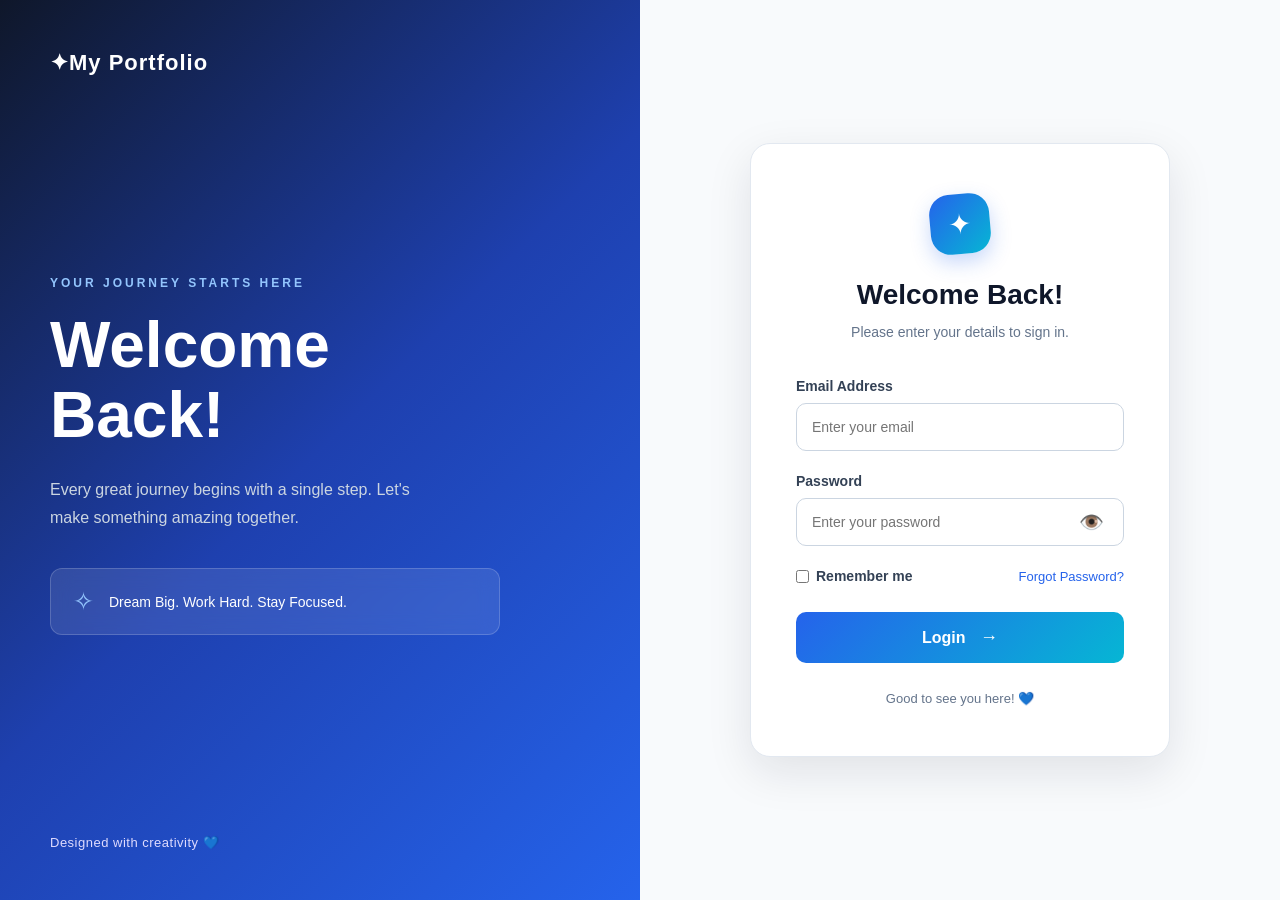
<file: index.html>
<!DOCTYPE html>
<html lang="en">
    <head>
        <meta charset="UTF-8">
        <meta name="viewport" content="width=device-width, initial-scale=1.0">
        <title>Premium Login</title>
        <link rel="stylesheet" href="style.css">
    </head>
    <body>
        <main class="main-container">
            <section class="left-panel">
                <div class="brand">✦My Portfolio</div>
                <div class="hero-content">
                    <p class="tagline">YOUR JOURNEY STARTS HERE</p>
                    <h1>Welcome<br>Back!</h1>
                    <p class="description">
                        Every great journey begins with a single step.
                        Let's make something amazing together.
                    </p>
                    <div class="quote-card">
                        <span>✧</span>
                        <p>Dream Big. Work Hard. Stay Focused.</p>
                    </div>
                </div>
                <div class="left-footer">Designed with creativity 💙</div>
            </section>
            <section class="right-panel">
                <div class="login-card">
                    <div class="profile-icon">✦</div>
                    <h2>Welcome Back!</h2>
                    <p class="login-subtitle">Please enter your details to sign in.</p>
                    <form id="loginForm">
                        <label for="email">Email Address</label>
                        <input type="email" id="email"
                        placeholder="Enter your email" required>
                        <label for="password">Password</label>
                        <div class="password-field">
                            <input type="password" id="password" 
                            placeholder="Enter your password" required>
                            
                            <button type="button" id="togglePassword">
                                👁️
                            </button>
                            </div>
                        <div class="form-options">
                            <label class="remember">
                                <input type="checkbox" id="rememberMe">
                                Remember me
                            </label>
                            <a href="#" id="forgotPassword">Forgot Password?</a>
                        </div>
                        <button type="submit" class="login-btn">
                            Login <span>→</span>
                        </button>
                    </form>
                    <p class="bottom-text">Good to see you here! 💙</p>
                </div>
            </section>
        </main>
        <script src="script.js"></script>
    </body>
</html>
</file>
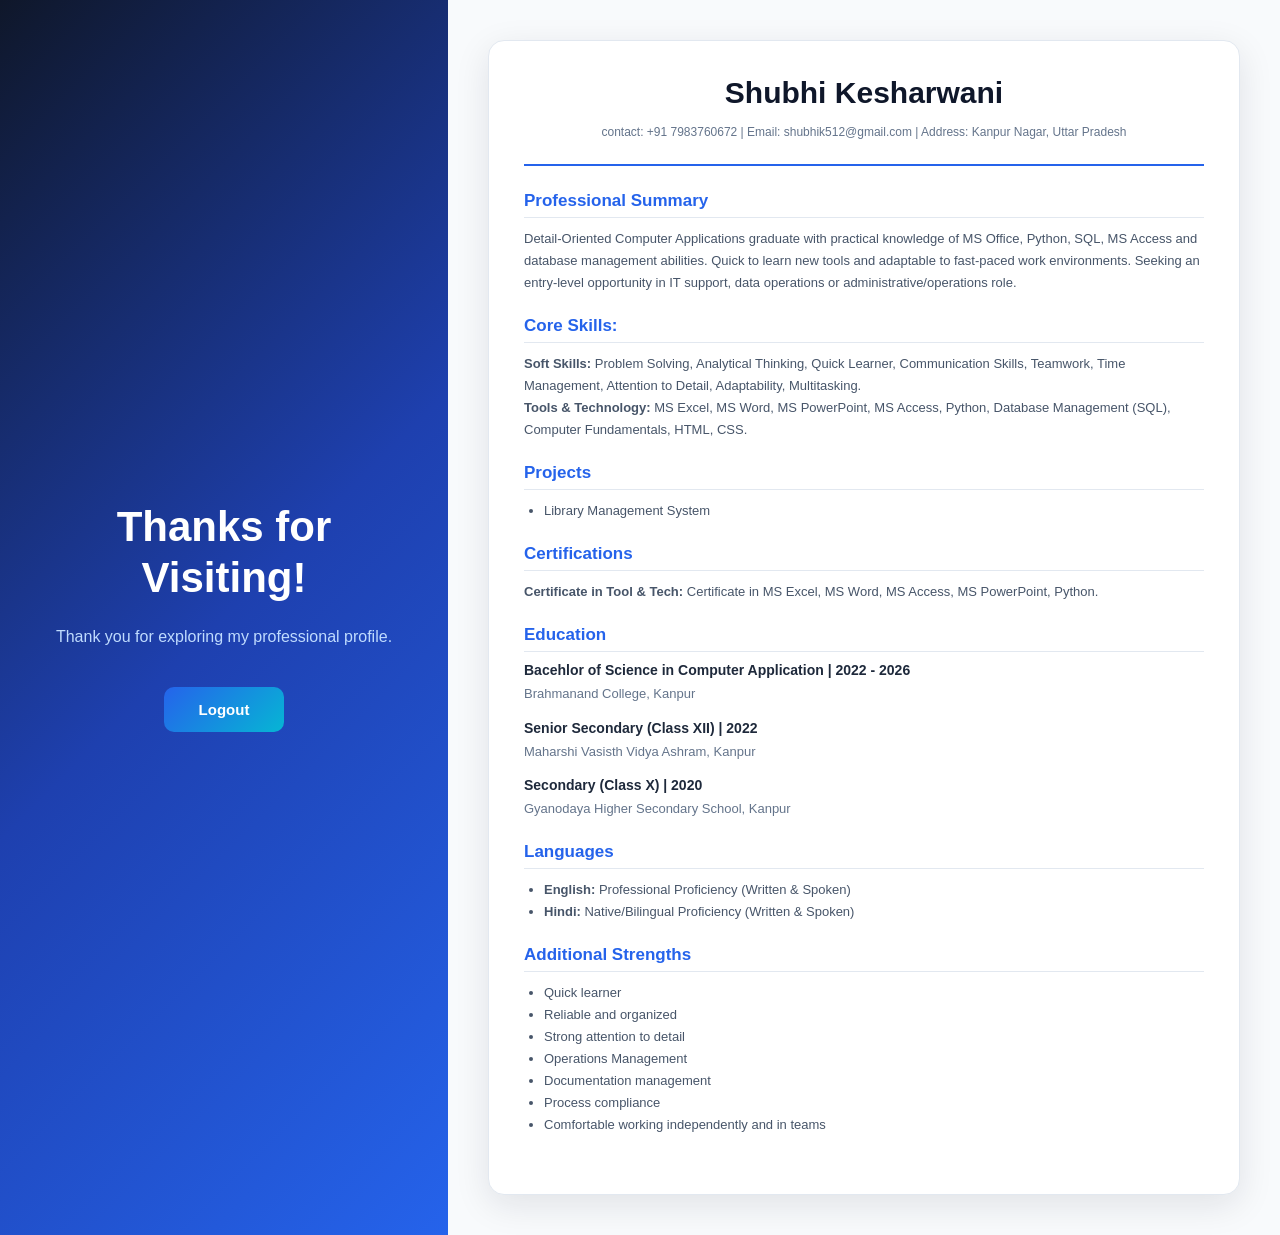
<file: welcome.html>
<!DOCTYPE html>
<html lang="en">
    <head>
        <meta charset="UTF-8">
        <meta name="viewport" content="width=device-width, initial-scale=1.0">
        <title>Welcome - Shubhi Kesharwani</title>
        <link rel="stylesheet" href="style.css">
    </head>
    <body>
        <div class="welcome-page">
            <!-- Left Blue Section -->
             <section class="thanks-section">
                <div class="thanks-content">  
                    <h1>Thanks for Visiting!</h1>
                    <p>
                        Thank you for exploring my professional profile.
                    </p>
                    <button class="logout-btn" onclick="logout()">Logout</button>
                </div>
             </section>
             <!-- Right Resume Section -->
              <section class="resume-section">
                <div class="resume-card">
                    <!-- HEADER -->
                    <header class="resume-header">
                        <h1>Shubhi Kesharwani</h1>
                        <p class="contact-details">
                            contact: +91 7983760672 |
                            Email: shubhik512@gmail.com |
                            Address: Kanpur Nagar, Uttar Pradesh
                        </p>
                    </header>
                    <!-- PROFESSIONAL SUMMARY -->
                        <section class="resume-item">
                            <h2>Professional Summary</h2>
                            <p>
                                Detail-Oriented Computer Applications graduate
                                with practical knowledge of MS Office, Python,
                                SQL, MS Access and database management abilities.
                                Quick to learn new tools and adaptable to
                                fast-paced work environments. Seeking an 
                                entry-level opportunity in IT support,
                                data operations or administrative/operations role.
                            </p>
                        </section>
                        <!-- CORE SKILLS -->
                         <section class="resume-item">
                            <h2>Core Skills:</h2>
                            <p>
                                <strong>Soft Skills:</strong>
                                Problem Solving, Analytical Thinking,
                                Quick Learner, Communication Skills, 
                                Teamwork, Time Management, Attention to Detail,
                                Adaptability, Multitasking.
                            </p>
                            <p>
                                <strong>Tools & Technology:</strong> 
                                MS Excel, MS Word, MS PowerPoint, MS Access,
                                Python, Database Management (SQL), 
                                Computer Fundamentals, HTML, CSS.
                            </p>
                         </section>
                         <!-- PROJECTS -->
                          <section class="resume-item">
                            <h2>Projects</h2>
                            <ul>
                                <li>Library Management System</li>
                            </ul>
                          </section>
                          <!-- CERTIFICATIONS -->
                           <section class="resume-item">
                            <h2>Certifications</h2>
                            <p>
                                <strong>Certificate in Tool & Tech:</strong>
                                Certificate in MS Excel, MS Word, MS Access,
                                MS PowerPoint, Python.
                            </p>
                           </section>
                           <!-- EDUCATION -->
                            <section class="resume-item">
                                <h2>Education</h2>
                                <div class="education-entry">
                                    <h3>
                                        Bacehlor of Science in Computer Application
                                        | 2022 - 2026
                                    </h3>
                                    <p>Brahmanand College, Kanpur</p>
                                </div>
                                <div class="education-entry">
                                    <h3>Senior Secondary (Class XII) | 2022</h3>
                                    <p>
                                        Maharshi Vasisth Vidya Ashram, Kanpur
                                    </p>
                                </div>
                                <div class="education-entry">
                                    <h3>Secondary (Class X) | 2020</h3>
                                    <p>
                                        Gyanodaya Higher Secondary School, Kanpur
                                    </p>
                                </div>
                            </section>
                            <!-- LANGUAGES -->
                             <section class="resume-item">
                                <h2>Languages</h2>
                                <ul>
                                    <li>
                                        <strong>English:</strong>
                                        Professional Proficiency (Written & Spoken)
                                    </li>
                                    <li>
                                        <strong>Hindi:</strong>
                                        Native/Bilingual Proficiency (Written & Spoken)
                                    </li>
                                </ul>
                             </section>
                             <!-- ADDITIONAL STRENGTHS -->
                              <section class="resume-item">
                                <h2>Additional Strengths</h2>
                                <ul>
                                    <li>Quick learner</li>
                                    <li>Reliable and organized</li>
                                    <li>Strong attention to detail</li>
                                    <li>Operations Management</li>
                                    <li>Documentation management</li>
                                    <li>Process compliance</li>
                                    <li>
                                        Comfortable working independently and in teams
                                    </li>
                                </ul>
                             </section>
                 </div>
             </section>
         </div>
         <script src="script.js"></script>
     </body>
 </html>
</file>
<file: style.css>
* {
    margin: 0;
    padding: 0;
    box-sizing: border-box;
}
body {
    font-family: Arial, sans-serif;
    background: #f4f7fc;
    min-height: 100vh;
}
.main-container {
    display: flex;
    width: 100%;
    min-height: 100vh;
    overflow: hidden;
}
.left-panel {
    width: 50%;
    min-height: 100vh;
    background: linear-gradient(135deg, #0f172a, #1e40af, #2563eb);
    color: white;
    padding: 50px;
    display: flex;
    flex-direction: column;
    justify-content: space-between;
}
.brand {
    font-size: 22px;
    font-weight: bold;
    letter-spacing: 1px;
    color: #ffffff;
}
.hero-content {
    max-width: 450px;
}
.tagline {
    font-size: 12px;
    letter-spacing: 3px;
    color: #93c5fd;
    margin-bottom: 20px;
    font-weight: bold;
}
.hero-content h1 {
    font-size: 64px;
    font-weight: 800;
    line-height: 1.1;
    margin-bottom: 25px;
    color: #ffffff;
}
.description {
    font-size: 16px;
    line-height: 1.8;
    color: #cbd5e1;
    margin-bottom: 35px;
    max-width: 400px;
}
.quote-card {
    display: flex;
    align-items: center;
    gap: 15px;
    padding: 18px 22px;
    background: rgba(255, 255, 255, 0.10);
    border: 1px solid rgba(255, 255, 255,0.18);
    border-radius: 12px;
    backdrop-filter: blur(10px); 
}
.quote-card span {
    font-size: 25px;
    color: #93c5fd;
}
.quote-card p {
    font-size: 14px;
    color: #ffffff
}
.left-footer {
    font-size: 13px;
    color: #dfdbfe;
    letter-spacing: 0.5px;
}
.right-panel {
    width: 50%;
    min-height: 100vh;
    display: flex;
    justify-content: center;
    align-items: center;
    padding: 40px;
    background: #f8fafc;
}
.login-card {
    width: 100%;
    max-width: 420px;
    background: #ffffff;
    padding: 50px 45px;
    border-radius: 20px;
    box-shadow: 0 15px 45px rgba(15, 23, 42, 0.10);
    border: 1px solid #e2e8f0;
    text-align: center;
}
.profile-icon {
    width: 60px;
    height: 60px;
    margin: 0 auto 25px;
    display: flex;
    justify-content: center;
    align-items: center;
    border-radius: 20px;
    transform: rotate(-5deg);
    background: linear-gradient(135deg, #2563eb, #06b6d4);
    color: white;
    font-size: 28px;
    box-shadow: 0 8px 20px rgba(37, 99, 235, 0.25);
}
.login-card h2 {
    font-size: 28px;
    color: #0f172a;
    margin-bottom: 10px;
    font-weight: 700;
}
.login-subtitle {
    font-size: 14px;
    color: #64748b;
    margin-bottom: 35px;
    line-height: 1.6;
}
#loginForm {
    text-align: left;
}
#loginForm label {
    display: block;
    font-size: 14px;
    font-weight: 600;
    color: #334155;
    margin-bottom: 9px;
}
#loginForm input[type="email"],
#loginForm .password-field input {
    display: block;
    width: 100%;
    padding: 15px;
    border: 1px solid #cbd5e1;
    border-radius: 10px;
    font-size: 14px;
    color: #1e293b;
    outline: none;
    margin-top: 8px;
    margin-bottom: 22px;
    transition: 0.3s;
}
#loginForm input:focus {
    border-color: #2563eb;
    box-shadow: 0 0 0 3px rgba(37, 99, 235, 0.12);
}
.form-options {
    display: flex;
    justify-content: space-between;
    align-items: center;
    margin: 5px 0 28px;
    font-size: 13px;
}
.remember {
    display: flex !important;
    align-items: center;
    gap: 7px;
    color: #475569;
    margin: 0 !important;
}
.remember input {
    accent-color: #2563eb;
}
.form-options a {
    color: #2563eb;
    text-decoration: none;
}
.form-options a:hover {
    text-decoration: underline;
}
.login-btn {
    width: 100%;
    padding: 15px;
    background: linear-gradient(135deg, #2563eb, #06b6d4);
    color: white;
    border: none;
    border-radius: 10px;
    font-size: 16px;
    font-weight: bold;
    cursor: pointer;
    transition: all 0.3s ease;
}
.login-btn:hover {
    transform: translateY(-3px);
    box-shadow: 0 10px 25px rgba(37, 99, 235, 0.30);
    background: linear-gradient(135deg, #1d4ed8, #0891b2);
    filter: brightness(1.08);
}
.login-btn span {
    margin-left: 10px;
    font-size: 18px;
}
.bottom-text {
    font-size: 13px;
    color: #64748b;
    margin-top: 28px;
    text-align: center;
}
@media (max-width: 768px) {
    .main-container {
        flex-direction: column;
    }
    .left-panel,
    .right-panel {
        width: 100%;
    }
    .left-panel {
        min-height: 55vh;
        padding: 30px;
    }
    .hero-content h1 {
        font-size: 48px;
    }
    .right-panel {
        min-height: 80vh;
        padding: 25px 18px;
    }
}
/* WELCOME PAGE */
.welcome-page {
    display: flex;
    width: 100%;
    min-height: 100vh;
    background: #f8fafc;
}
.thanks-section {
    width: 35%;
    min-height: 100vh;
    background: linear-gradient(135deg, #0f172a, #1e40af, #2563eb);
    color: white;
    display: flex;
    justify-content: center;
    align-items: center;
    padding: 40px;
}
.resume-section {
    width: 65%;
    padding: 40px;
    display: flex;
    justify-content: center;
    align-items: flex-start;
    background: #f8fafc;
}
.thanks-content {
    max-width: 380px;
    text-align: center;
}
.thanks-content h1 {
    font-size: 42px;
    line-height: 1.2;
    margin-bottom: 20px;
    color: #ffffff;
}
.thanks-content p {
    font-size: 16px;
    line-height: 1.8;
    color: #bfdbfe;
    margin-bottom: 35px;
}
.logout-btn {
    padding: 14px 35px;
    background: linear-gradient(135deg, #2563eb, #06b6d4);
    color: white;
    border: none;
    border-radius: 10px;
    font-size: 15px;
    font-weight: bold;
    cursor: pointer;
    transition: all 0.3s ease;
}
.logout-btn:hover {
    transform: translateY(-3px);
    box-shadow: 0 8px 20px rgba(0, 0, 0, 0.2);
}
.resume-card {
    width: 100%;
    max-width: 850px;
    background: #ffffff;
    padding: 35px;
    border-radius: 16px;
    box-shadow: 0 10px 35px rgba(15, 23, 42, 0.10);
    border: 1px solid #e2e8f0;
}
.resume-header {
    text-align: center;
    padding-bottom: 20px;
    margin-bottom: 25px;
    border-bottom: 2px solid #2563eb;
}
.resume-header h1 {
    font-size: 30px;
    color: #0f172a;
    margin-bottom: 12px;
}
.contact-details {
    font-size: 12px;
    line-height: 1.8;
    color: #64748b;
}
.resume-item {
    margin-bottom: 22px;
}
.resume-item h2 {
    font-size: 17px;
    color: #2563eb;
    margin-bottom: 10px;
    padding-bottom: 6px;
    border-bottom: 1px solid #e2e8f0;
}
.resume-item p,
.resume-item li {
    font-size: 13px;
    line-height: 1.7;
    color: #475569;
}
.resume-item ul {
    padding-left: 20px;
}
.education-entry {
    margin-bottom: 14px;
}
.education-entry h3 {
    font-size: 14px;
    color: #1e293b;
    margin-bottom: 5px;
}
.education-entry p {
    color: #64748b;
    font-size: 13px;
}
@media (max-width: 768px) {
    .welcome-page {
        flex-direction: column;
    }
    .thanks-section,
    .resume-section {
        width: 100%;
    }
    .thanks-section {
        min-height: 45vh;
        padding: 30px 20px;
    }
    .thanks-content h1 {
        font-size: 32px;
    }
    .resume-section {
        padding: 20px 12px;
    }
    .resume-card {
        padding: 22px 16px;
    }
    .resume-header h1 {
        font-size: 24px;
    }
    .contact-details {
        overflow-wrap: anywhere
    }
}
@keyframes fadeIn {
    from {
        opacity: 0;
        transform: translateY(20px);
    }
    to {
        opacity: 1;
        transform: translateY(0);
    }
}
.left-panel {
    animation: fadeIn 0.8s ease;
}
.login-card {
    animation: fadeIn 1s ease;
}
.resume-section {
    align-items: flex-start;
}
.resume-card {
    margin: 0 auto;
    width: 100%;
    max-width: 850px;
}
.resume-item {
    text-align: left;
}
.password-field {
    position: relative;
    width: 100%;
}
.password-field input {
    width: 100%;
    padding-right: 50px;
    box-sizing: border-box;
}
.password-field #togglePassword {
    position: absolute;
    right: 15px;
    top: 50%;
    transform: translateY(-50%);
    width: auto;
    height: auto;
    padding: 5px;
    margin: 0;
    border: none;
    background: transparent;
    cursor: pointer;
    font-size: 20px;
    z-index: 2;
}
</file>
